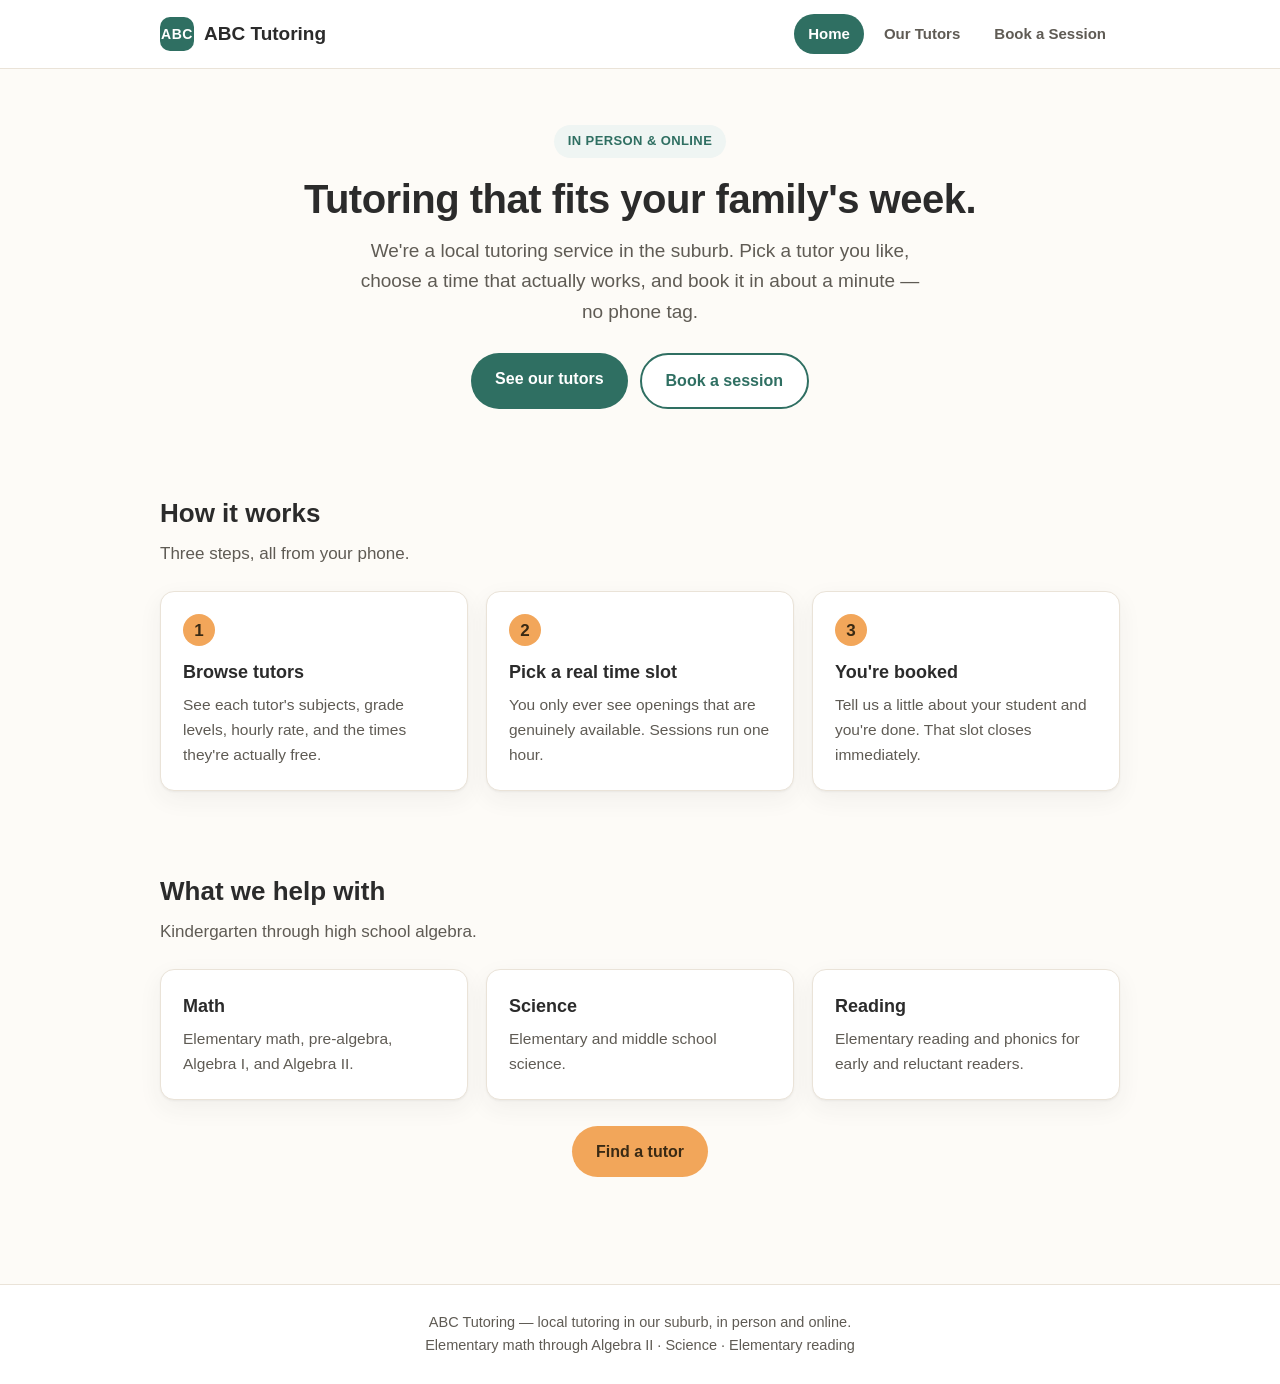
<file: index.html>
<!DOCTYPE html>
<html lang="en">
<head>
<meta charset="utf-8">
<meta name="viewport" content="width=device-width, initial-scale=1">
<title>ABC Tutoring — Local Tutoring for K–12</title>
<meta name="description" content="Local tutoring, in person and online. Elementary math through Algebra II, science, and elementary reading.">
<link rel="stylesheet" href="assets/css/style.css">
<link rel="icon" href="data:image/svg+xml,<svg xmlns='http://www.w3.org/2000/svg' viewBox='0 0 100 100'><rect width='100' height='100' rx='22' fill='%232F6F62'/><text x='50' y='68' font-size='46' font-family='sans-serif' font-weight='bold' fill='white' text-anchor='middle'>A</text></svg>">
<script src="data/tutors.js"></script>
<script src="assets/js/analytics.js"></script>
</head>
<body>
<div id="head"></div>

<main>
  <section class="hero">
    <div class="wrap">
      <span class="pill">In person &amp; online</span>
      <h1>Tutoring that fits your family's week.</h1>
      <p class="lede">We're a local tutoring service in the suburb. Pick a tutor you like, choose a time
        that actually works, and book it in about a minute — no phone tag.</p>
      <div class="hero-cta">
        <a class="btn btn-primary" href="tutors.html" data-cta="view_tutors">See our tutors</a>
        <a class="btn btn-ghost" href="book.html" data-cta="book_now">Book a session</a>
      </div>
    </div>
  </section>

  <section class="section">
    <div class="wrap">
      <h2>How it works</h2>
      <p class="sub">Three steps, all from your phone.</p>
      <div class="grid g3">
        <div class="card"><div class="step-n">1</div><h3>Browse tutors</h3>
          <p>See each tutor's subjects, grade levels, hourly rate, and the times they're actually free.</p></div>
        <div class="card"><div class="step-n">2</div><h3>Pick a real time slot</h3>
          <p>You only ever see openings that are genuinely available. Sessions run one hour.</p></div>
        <div class="card"><div class="step-n">3</div><h3>You're booked</h3>
          <p>Tell us a little about your student and you're done. That slot closes immediately.</p></div>
      </div>
    </div>
  </section>

  <section class="section">
    <div class="wrap">
      <h2>What we help with</h2>
      <p class="sub">Kindergarten through high school algebra.</p>
      <div class="grid g3">
        <div class="card"><h3>Math</h3><p>Elementary math, pre-algebra, Algebra I, and Algebra II.</p></div>
        <div class="card"><h3>Science</h3><p>Elementary and middle school science.</p></div>
        <div class="card"><h3>Reading</h3><p>Elementary reading and phonics for early and reluctant readers.</p></div>
      </div>
      <p style="margin-top:26px;text-align:center">
        <a class="btn btn-accent" href="tutors.html" data-cta="subjects_view_tutors">Find a tutor</a>
      </p>
    </div>
  </section>
</main>

<div id="foot"></div>
<script src="assets/js/app.js"></script>
<script>
  document.getElementById('head').innerHTML = ABC.navBar('home');
  document.getElementById('foot').innerHTML = ABC.footer();
  document.querySelectorAll('[data-cta]').forEach(function (el) {
    el.addEventListener('click', function () {
      abcTrack('home_cta_clicked', { cta: el.getAttribute('data-cta') });
    });
  });
</script>
</body>
</html>
</file>
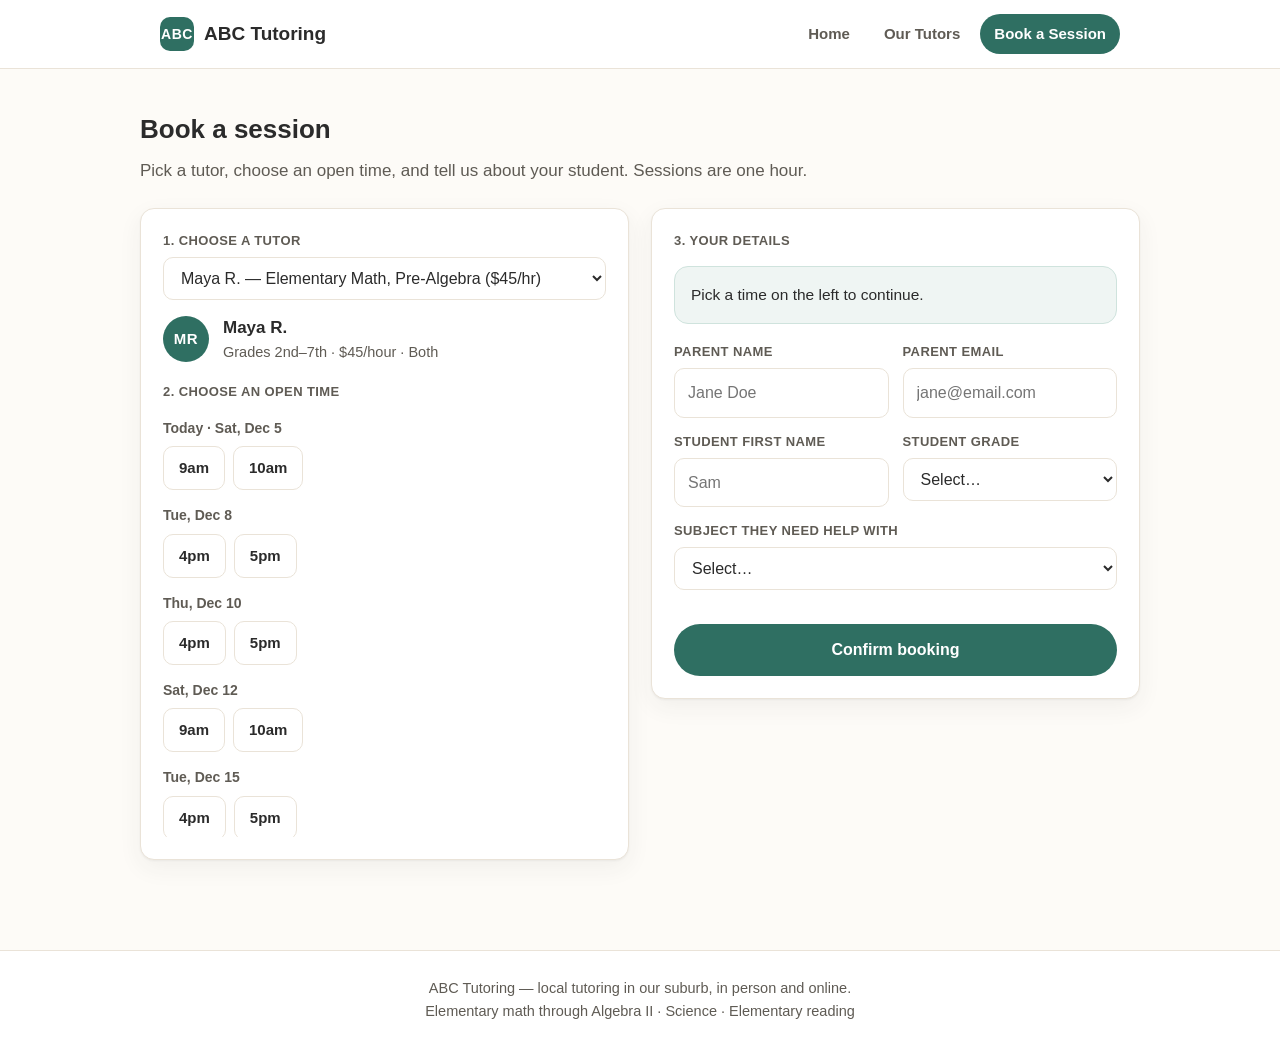
<file: book.html>
<!DOCTYPE html>
<html lang="en">
<head>
<meta charset="utf-8">
<meta name="viewport" content="width=device-width, initial-scale=1">
<title>Book a Session — ABC Tutoring</title>
<link rel="stylesheet" href="assets/css/style.css">
<link rel="icon" href="data:image/svg+xml,<svg xmlns='http://www.w3.org/2000/svg' viewBox='0 0 100 100'><rect width='100' height='100' rx='22' fill='%232F6F62'/><text x='50' y='68' font-size='46' font-family='sans-serif' font-weight='bold' fill='white' text-anchor='middle'>A</text></svg>">
<script src="data/tutors.js"></script>
<script src="assets/js/analytics.js"></script>
</head>
<body>
<div id="head"></div>

<main class="wrap section">
  <h2>Book a session</h2>
  <p class="sub">Pick a tutor, choose an open time, and tell us about your student. Sessions are one hour.</p>

  <div class="book-grid">
    <!-- left: tutor + calendar -->
    <div class="card">
      <div class="form-field">
        <label for="tutorSel">1. Choose a tutor</label>
        <select id="tutorSel"></select>
      </div>
      <div id="tutorInfo"></div>
      <div class="form-field" style="margin-top:18px">
        <label>2. Choose an open time</label>
      </div>
      <div id="slots" class="slot-days"></div>
    </div>

    <!-- right: details -->
    <div class="card">
      <div class="form-field"><label>3. Your details</label></div>
      <div class="summary" id="summary">Pick a tutor and a time to continue.</div>
      <form id="bookForm" novalidate>
        <div class="form-row">
          <div class="form-field">
            <label for="parentName">Parent name</label>
            <input id="parentName" name="parentName" autocomplete="name" placeholder="Jane Doe">
          </div>
          <div class="form-field">
            <label for="parentEmail">Parent email</label>
            <input id="parentEmail" name="parentEmail" type="email" autocomplete="email" placeholder="jane@email.com">
          </div>
        </div>
        <div class="form-row">
          <div class="form-field">
            <label for="studentName">Student first name</label>
            <input id="studentName" name="studentName" placeholder="Sam">
          </div>
          <div class="form-field">
            <label for="studentGrade">Student grade</label>
            <select id="studentGrade" name="studentGrade"><option value="">Select…</option></select>
          </div>
        </div>
        <div class="form-field">
          <label for="subject">Subject they need help with</label>
          <select id="subject" name="subject"><option value="">Select…</option></select>
        </div>
        <div class="err" id="err"></div>
        <button class="btn btn-primary" id="submitBtn" type="submit" style="width:100%">Confirm booking</button>
      </form>
    </div>
  </div>
</main>

<div id="foot"></div>
<script src="assets/js/app.js"></script>
<script>
document.getElementById('head').innerHTML = ABC.navBar('book');
document.getElementById('foot').innerHTML = ABC.footer();

var tutorSel = document.getElementById('tutorSel'),
    tutorInfo = document.getElementById('tutorInfo'),
    slotsEl = document.getElementById('slots'),
    summary = document.getElementById('summary'),
    gradeSel = document.getElementById('studentGrade'),
    subjSel = document.getElementById('subject'),
    form = document.getElementById('bookForm'),
    errEl = document.getElementById('err');

var selectedSlot = null, formStarted = false, emptyReported = {};

for (var g = 0; g <= 12; g++) {
  gradeSel.insertAdjacentHTML('beforeend', '<option value="' + g + '">' + ABC.gradeLabel(g) + ' grade</option>');
}
ABC_DATA.tutors.forEach(function (t) {
  tutorSel.insertAdjacentHTML('beforeend',
    '<option value="' + t.id + '">' + t.name + ' — ' + t.subjects.join(', ') + ' ($' + t.rate + '/hr)</option>');
});

var preset = new URLSearchParams(location.search).get('tutor');
if (preset && ABC.tutorById(preset)) tutorSel.value = preset;

function currentTutor() { return ABC.tutorById(tutorSel.value); }

function renderTutor() {
  var t = currentTutor();
  selectedSlot = null;

  tutorInfo.innerHTML =
    '<div class="tutor-top" style="margin-top:6px">' + ABC.avatar(t, 46) +
    '<div><b>' + t.name + '</b><div class="meta">Grades ' + ABC.gradeRange(t.gradeLow, t.gradeHigh) +
    ' · $' + t.rate + '/hour · ' + t.mode + '</div></div></div>';

  // subject options follow the tutor
  subjSel.innerHTML = '<option value="">Select…</option>';
  t.subjects.forEach(function (s) {
    subjSel.insertAdjacentHTML('beforeend', '<option value="' + s + '">' + s + '</option>');
  });
  if (t.subjects.length === 1) subjSel.value = t.subjects[0];

  var slots = ABC.openSlots(t);
  if (!slots.length) {
    slotsEl.innerHTML = '<div class="empty"><b>' + t.name + ' is fully booked</b><br>' +
      'for the next three weeks. Try another tutor above.</div>';
    if (!emptyReported[t.id]) {
      emptyReported[t.id] = 1;
      abcTrack('no_slots_available', {
        tutor: t.name, tutor_id: t.id, subjects: t.subjects.join(', '), page: 'booking'
      });
    }
  } else {
    var byDay = {}, order = [];
    slots.forEach(function (s) {
      if (!byDay[s.dateLabel]) { byDay[s.dateLabel] = []; order.push(s.dateLabel); }
      byDay[s.dateLabel].push(s);
    });
    slotsEl.innerHTML = order.map(function (d) {
      return '<div class="day-row"><div class="day-label">' + d + '</div><div class="slots">' +
        byDay[d].map(function (s) {
          return '<button type="button" class="slot" data-iso="' + s.iso + '">' + s.timeLabel + '</button>';
        }).join('') + '</div></div>';
    }).join('');

    slotsEl.querySelectorAll('.slot').forEach(function (b) {
      b.addEventListener('click', function () {
        slotsEl.querySelectorAll('.slot').forEach(function (x) { x.classList.remove('sel'); });
        b.classList.add('sel');
        selectedSlot = slots.filter(function (s) { return s.iso === b.getAttribute('data-iso'); })[0];
        updateSummary();
        abcTrack('slot_selected', {
          tutor: t.name, tutor_id: t.id,
          day_of_week: selectedSlot.day, hour: parseInt(selectedSlot.time, 10),
          days_ahead: Math.round((selectedSlot.date - new Date()) / 86400000)
        });
      });
    });
  }
  updateSummary();
}

function updateSummary() {
  var t = currentTutor();
  summary.innerHTML = selectedSlot
    ? '<b>' + t.name + '</b>' + selectedSlot.dateLabel + ' at ' + selectedSlot.timeLabel +
      ' · 1 hour · $' + t.rate
    : 'Pick a time on the left to continue.';
}

form.addEventListener('focusin', function () {
  if (formStarted) return;
  formStarted = true;
  abcTrack('booking_form_started', { tutor: currentTutor().name, has_slot: !!selectedSlot });
});

form.addEventListener('submit', function (e) {
  e.preventDefault();
  var t = currentTutor();
  var v = {
    parentName: form.parentName.value.trim(),
    parentEmail: form.parentEmail.value.trim(),
    studentName: form.studentName.value.trim(),
    studentGrade: gradeSel.value,
    subject: subjSel.value
  };

  var problem = '';
  if (!selectedSlot) problem = 'Please pick an available time first.';
  else if (!v.parentName) problem = 'Please enter the parent name.';
  else if (!/^[^\s@]+@[^\s@]+\.[^\s@]+$/.test(v.parentEmail)) problem = 'Please enter a valid email address.';
  else if (!v.studentName) problem = "Please enter the student's first name.";
  else if (v.studentGrade === '') problem = "Please select the student's grade.";
  else if (!v.subject) problem = 'Please choose a subject.';

  if (problem) {
    errEl.textContent = problem;
    abcTrack('booking_validation_failed', { reason: problem });
    return;
  }
  errEl.textContent = '';

  var booking = Object.assign({
    tutorId: t.id, tutorName: t.name, iso: selectedSlot.iso,
    when: selectedSlot.dateLabel + ' at ' + selectedSlot.timeLabel,
    rate: t.rate, mode: t.mode, createdAt: new Date().toISOString()
  }, v);

  ABC.addBooking(booking);
  try { sessionStorage.setItem('abc_last_booking', JSON.stringify(booking)); } catch (err) {}

  abcTrack('booking_completed', {
    tutor: t.name, tutor_id: t.id, subject: v.subject,
    grade: ABC.gradeLabel(+v.studentGrade), grade_num: +v.studentGrade,
    mode: t.mode, rate: t.rate,
    day_of_week: selectedSlot.day, hour: parseInt(selectedSlot.time, 10),
    days_ahead: Math.round((selectedSlot.date - new Date()) / 86400000)
  });

  location.href = 'confirmed.html';
});

tutorSel.addEventListener('change', renderTutor);
renderTutor();
</script>
</body>
</html>
</file>
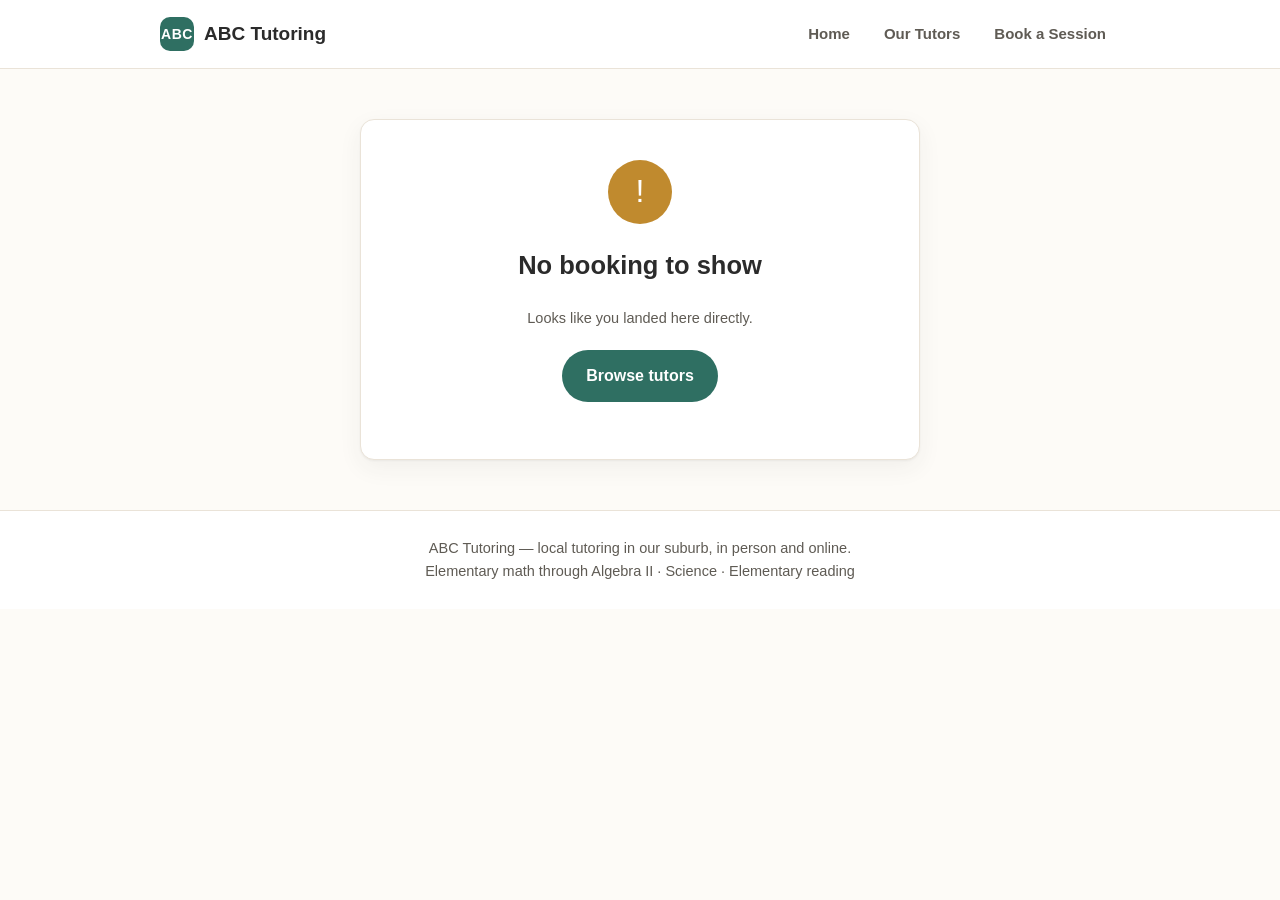
<file: confirmed.html>
<!DOCTYPE html>
<html lang="en">
<head>
<meta charset="utf-8">
<meta name="viewport" content="width=device-width, initial-scale=1">
<title>Booking Confirmed — ABC Tutoring</title>
<link rel="stylesheet" href="assets/css/style.css">
<link rel="icon" href="data:image/svg+xml,<svg xmlns='http://www.w3.org/2000/svg' viewBox='0 0 100 100'><rect width='100' height='100' rx='22' fill='%232F6F62'/><text x='50' y='68' font-size='46' font-family='sans-serif' font-weight='bold' fill='white' text-anchor='middle'>A</text></svg>">
<script src="data/tutors.js"></script>
<script src="assets/js/analytics.js"></script>
</head>
<body>
<div id="head"></div>
<main class="wrap"><div class="confirm" id="box"></div></main>
<div id="foot"></div>
<script src="assets/js/app.js"></script>
<script>
document.getElementById('head').innerHTML = ABC.navBar('');
document.getElementById('foot').innerHTML = ABC.footer();

var b = null;
try { b = JSON.parse(sessionStorage.getItem('abc_last_booking') || 'null'); } catch (e) {}

document.getElementById('box').innerHTML = b
  ? '<div class="check">&#10003;</div>' +
    '<h2 style="margin:0 0 8px">You\'re booked, ' + b.parentName.split(' ')[0] + '.</h2>' +
    '<p class="meta">We\'ve saved this session and that time slot is now closed to everyone else. ' +
    'A confirmation will go to <b>' + b.parentEmail + '</b>.</p>' +
    '<div class="recap">' +
      '<div><span>Tutor</span><span>' + b.tutorName + '</span></div>' +
      '<div><span>When</span><span>' + b.when + '</span></div>' +
      '<div><span>Student</span><span>' + b.studentName + ' · ' + ABC.gradeLabel(+b.studentGrade) + ' grade</span></div>' +
      '<div><span>Subject</span><span>' + b.subject + '</span></div>' +
      '<div><span>Session</span><span>1 hour · ' + b.mode + '</span></div>' +
      '<div><span>Rate</span><span>$' + b.rate + '</span></div>' +
    '</div>' +
    '<a class="btn btn-ghost" href="tutors.html">Book another session</a>'
  : '<div class="check" style="background:#C08A2E">!</div><h2>No booking to show</h2>' +
    '<p class="meta">Looks like you landed here directly.</p>' +
    '<p style="margin-top:20px"><a class="btn btn-primary" href="tutors.html">Browse tutors</a></p>';

if (b) abcTrack('confirmation_viewed', { tutor: b.tutorName, subject: b.subject });
</script>
</body>
</html>
</file>
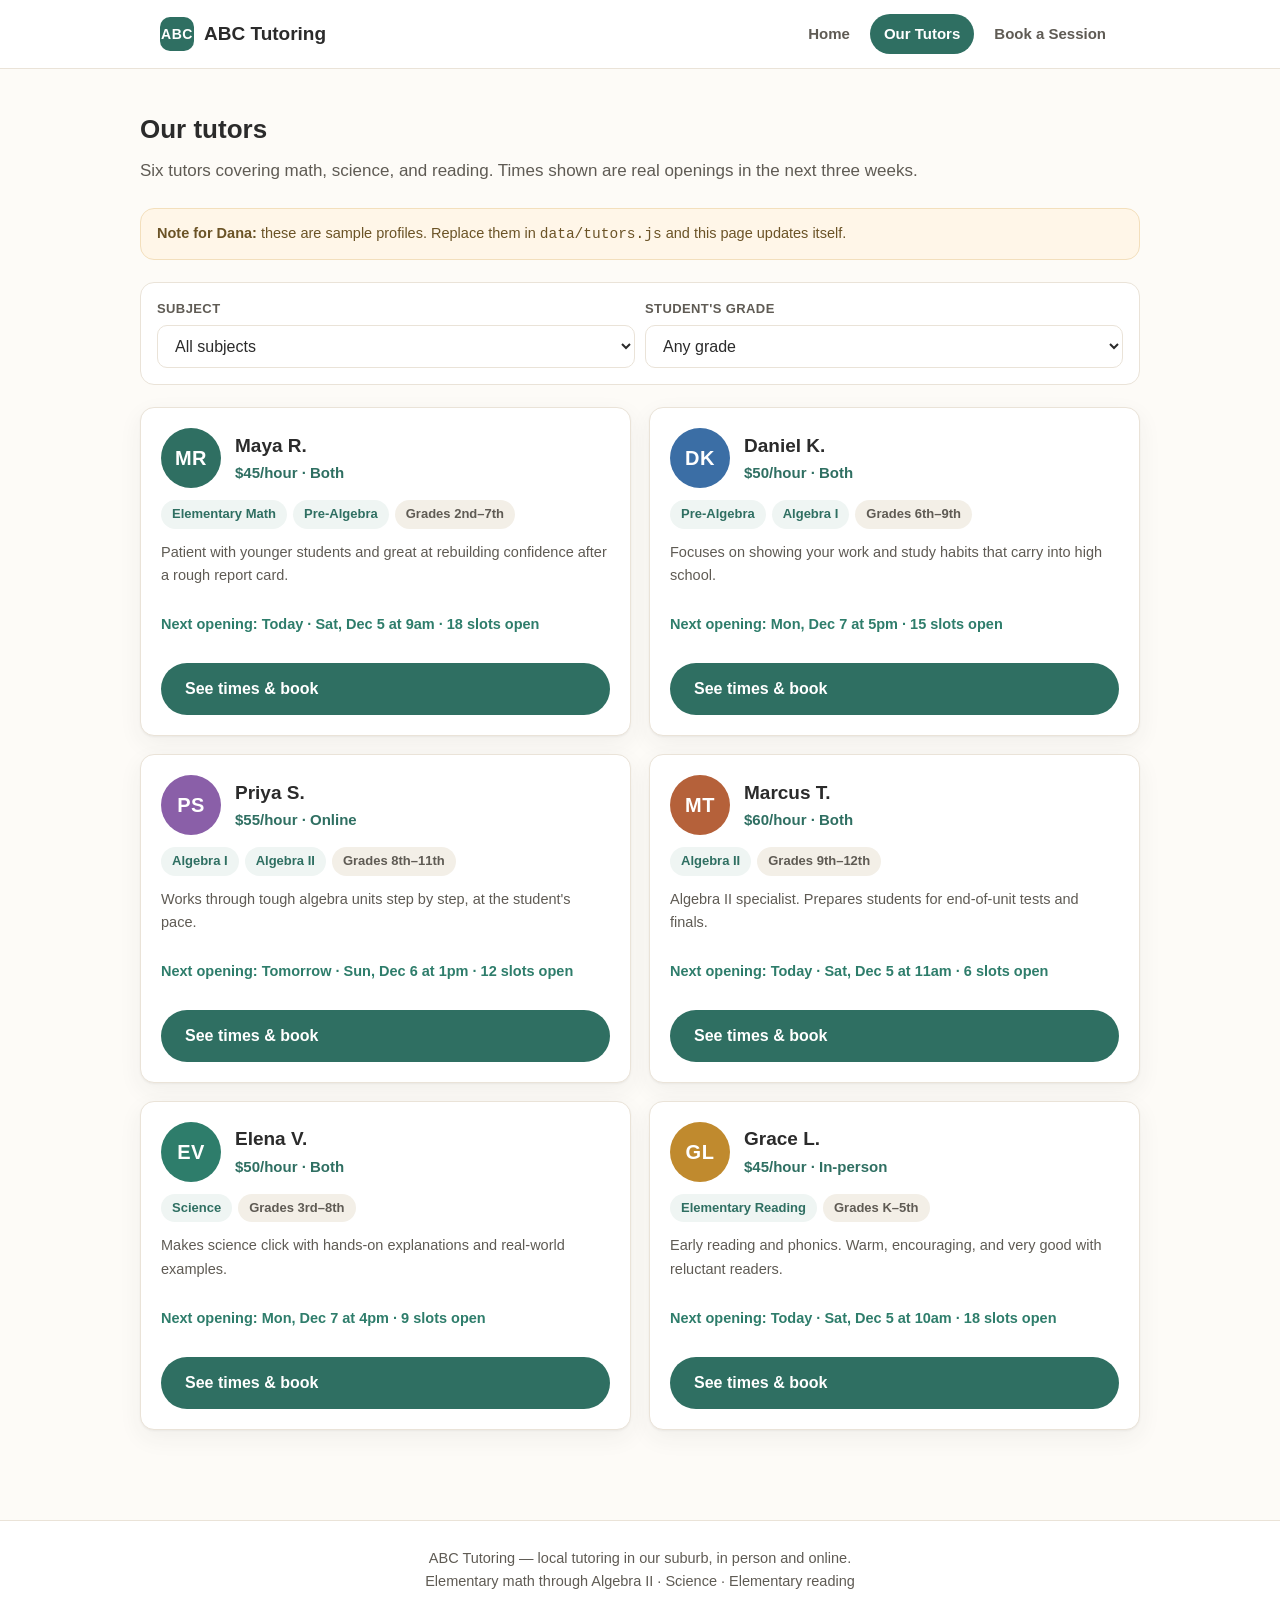
<file: tutors.html>
<!DOCTYPE html>
<html lang="en">
<head>
<meta charset="utf-8">
<meta name="viewport" content="width=device-width, initial-scale=1">
<title>Our Tutors — ABC Tutoring</title>
<link rel="stylesheet" href="assets/css/style.css">
<link rel="icon" href="data:image/svg+xml,<svg xmlns='http://www.w3.org/2000/svg' viewBox='0 0 100 100'><rect width='100' height='100' rx='22' fill='%232F6F62'/><text x='50' y='68' font-size='46' font-family='sans-serif' font-weight='bold' fill='white' text-anchor='middle'>A</text></svg>">
<script src="data/tutors.js"></script>
<script src="assets/js/analytics.js"></script>
</head>
<body>
<div id="head"></div>

<main class="wrap section">
  <h2>Our tutors</h2>
  <p class="sub">Six tutors covering math, science, and reading. Times shown are real openings in the next three weeks.</p>

  <div class="note" id="sampleNote"><b>Note for Dana:</b> these are sample profiles.
    Replace them in <code>data/tutors.js</code> and this page updates itself.</div>

  <div class="filters">
    <div class="field">
      <label for="fSubject">Subject</label>
      <select id="fSubject"><option value="">All subjects</option></select>
    </div>
    <div class="field">
      <label for="fGrade">Student's grade</label>
      <select id="fGrade"><option value="">Any grade</option></select>
    </div>
  </div>

  <div class="grid g2" id="list"></div>
</main>

<div id="foot"></div>
<script src="assets/js/app.js"></script>
<script>
document.getElementById('head').innerHTML = ABC.navBar('tutors');
document.getElementById('foot').innerHTML = ABC.footer();

var fSubject = document.getElementById('fSubject');
var fGrade   = document.getElementById('fGrade');
var list     = document.getElementById('list');
var scarcityReported = {};

ABC_DATA.subjects.forEach(function (s) {
  fSubject.insertAdjacentHTML('beforeend', '<option value="' + s + '">' + s + '</option>');
});
for (var g = 0; g <= 12; g++) {
  fGrade.insertAdjacentHTML('beforeend', '<option value="' + g + '">' + ABC.gradeLabel(g) + ' grade</option>');
}

function matching() {
  var s = fSubject.value, g = fGrade.value;
  return ABC_DATA.tutors.filter(function (t) {
    if (s && t.subjects.indexOf(s) === -1) return false;
    if (g !== '' && (+g < t.gradeLow || +g > t.gradeHigh)) return false;
    return true;
  });
}

function render(reason) {
  var tutors = matching();

  if (!tutors.length) {
    list.innerHTML = '<div class="empty">No tutors match that combination yet. Try clearing a filter — ' +
                     'or <a href="book.html">send us a booking request</a> and we\'ll find someone.</div>';
  } else {
    list.innerHTML = tutors.map(function (t) {
      var slots = ABC.openSlots(t);
      var next  = slots[0];
      var avail = next
        ? '<p class="avail-line">Next opening: ' + next.dateLabel + ' at ' + next.timeLabel +
          ' · ' + slots.length + ' slot' + (slots.length === 1 ? '' : 's') + ' open</p>'
        : '<p class="avail-line none">Fully booked for the next three weeks</p>';

      // Tell Dana when a tutor has nothing left — that is a "time to hire" signal.
      if (!next && !scarcityReported[t.id]) {
        scarcityReported[t.id] = 1;
        abcTrack('no_slots_available', { tutor: t.name, tutor_id: t.id, subjects: t.subjects.join(', ') });
      }

      return '<article class="tutor">' +
        '<div class="tutor-top">' + ABC.avatar(t) +
          '<div><h3>' + t.name + '</h3><div class="rate">$' + t.rate + '/hour · ' + t.mode + '</div></div>' +
        '</div>' +
        '<div class="tags">' + t.subjects.map(function (s) { return '<span class="tag subj">' + s + '</span>'; }).join('') +
          '<span class="tag">Grades ' + ABC.gradeRange(t.gradeLow, t.gradeHigh) + '</span></div>' +
        '<p class="meta">' + t.blurb + '</p>' +
        avail +
        '<a class="btn ' + (next ? 'btn-primary' : 'btn-ghost') + '" href="book.html?tutor=' + t.id + '" ' +
          'data-tutor="' + t.id + '" data-has-slots="' + !!next + '">' +
          (next ? 'See times &amp; book' : 'Join the waitlist') + '</a>' +
        '</article>';
    }).join('');
  }

  list.querySelectorAll('[data-tutor]').forEach(function (el) {
    el.addEventListener('click', function () {
      var t = ABC.tutorById(el.getAttribute('data-tutor'));
      abcTrack('tutor_profile_opened', {
        tutor: t.name, tutor_id: t.id, subjects: t.subjects.join(', '),
        rate: t.rate, has_slots: el.getAttribute('data-has-slots') === 'true'
      });
    });
  });

  abcTrack('tutor_list_viewed', {
    filter_subject: fSubject.value || 'all',
    filter_grade: fGrade.value === '' ? 'any' : ABC.gradeLabel(+fGrade.value),
    results_count: tutors.length,
    trigger: reason
  });
}

fSubject.addEventListener('change', function () { render('filter'); });
fGrade.addEventListener('change', function () { render('filter'); });
render('page_load');
</script>
</body>
</html>
</file>
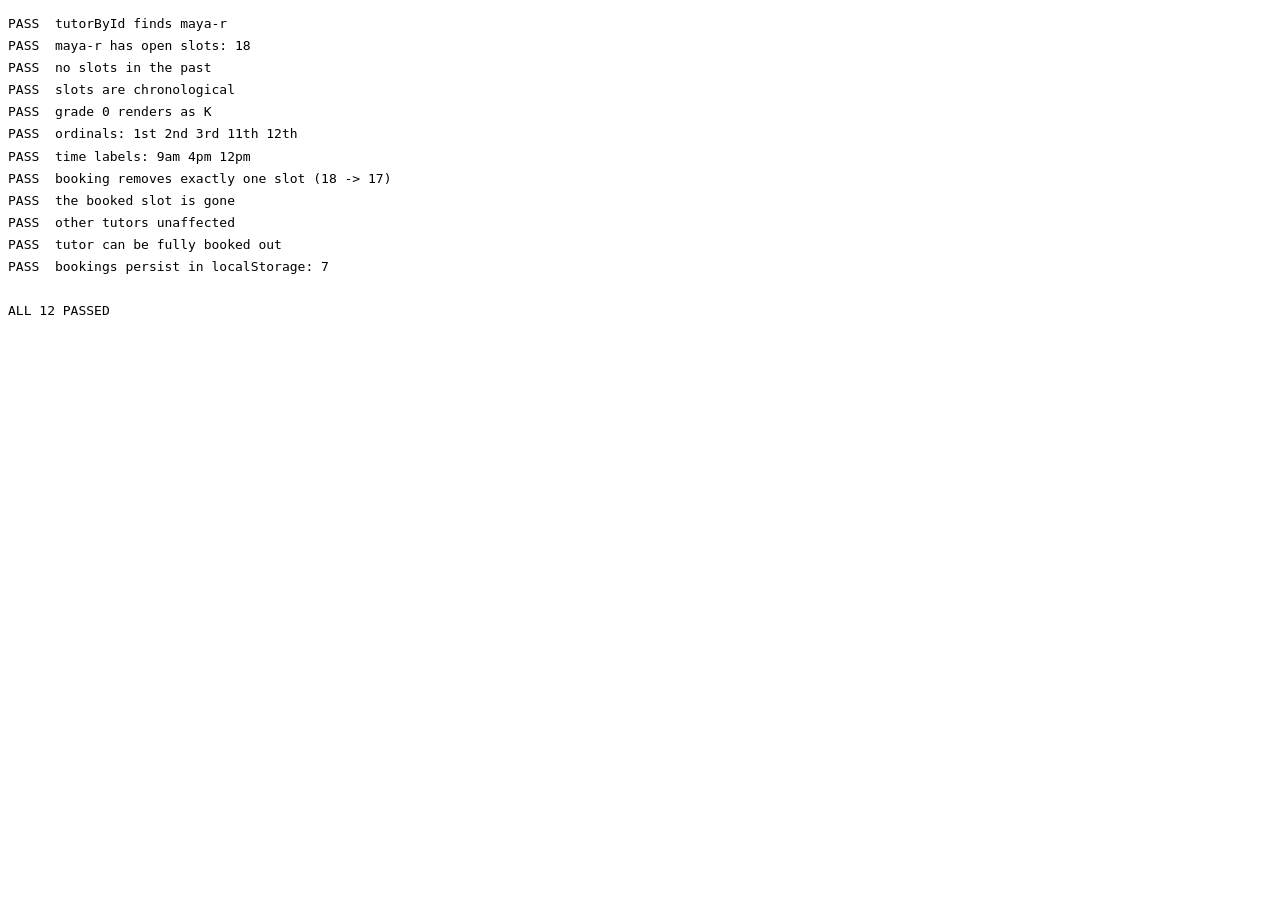
<file: tools/test.html>
<!DOCTYPE html><html><head><meta charset="utf-8"><title>ABC Tutoring — logic tests</title>
<script src="../data/tutors.js"></script></head><body>
<div id="head"></div><div id="foot"></div>
<script>window.abcTrack=function(){};</script>
<script src="../assets/js/app.js"></script>
<script>
var out=[], pass=0, fail=0;
function ok(c,m){ (c?pass++:fail++); out.push((c?'PASS  ':'FAIL  ')+m); }
localStorage.clear();

var t = ABC.tutorById('maya-r');
ok(!!t, 'tutorById finds maya-r');

var before = ABC.openSlots(t);
ok(before.length > 0, 'maya-r has open slots: ' + before.length);
ok(before.every(function(s){return s.date > new Date();}), 'no slots in the past');
ok(before[0].date <= before[before.length-1].date, 'slots are chronological');

// grade labels
ok(ABC.gradeLabel(0)==='K', 'grade 0 renders as K');
ok(ABC.gradeLabel(1)==='1st' && ABC.gradeLabel(2)==='2nd' && ABC.gradeLabel(3)==='3rd' && ABC.gradeLabel(11)==='11th' && ABC.gradeLabel(12)==='12th',
   'ordinals: 1st 2nd 3rd 11th 12th');
ok(ABC.timeLabel('09:00')==='9am' && ABC.timeLabel('16:00')==='4pm' && ABC.timeLabel('12:00')==='12pm',
   'time labels: 9am 4pm 12pm');

// book the first slot -> it must disappear
var target = before[0];
ABC.addBooking({tutorId:t.id, iso:target.iso, parentName:'Test'});
var after = ABC.openSlots(t);
ok(after.length === before.length-1, 'booking removes exactly one slot ('+before.length+' -> '+after.length+')');
ok(after.filter(function(s){return s.iso===target.iso;}).length===0, 'the booked slot is gone');

// other tutors unaffected
var other = ABC.tutorById('grace-l');
ok(ABC.openSlots(other).length > 0, 'other tutors unaffected');

// fully-booked tutor
var m = ABC.tutorById('marcus-t');
ABC.openSlots(m).forEach(function(s){ ABC.addBooking({tutorId:'marcus-t', iso:s.iso}); });
ok(ABC.openSlots(m).length === 0, 'tutor can be fully booked out');

// persistence
ok(ABC.getBookings().length > 1, 'bookings persist in localStorage: ' + ABC.getBookings().length);

localStorage.clear();
document.body.innerHTML='<pre style="font:13px monospace;line-height:1.7">'+
  out.join('\n')+'\n\n'+(fail?'*** '+fail+' FAILED ***':'ALL '+pass+' PASSED')+'</pre>';
</script></body></html>
</file>
<file: assets/css/style.css>
:root{
  --bg:#FDFBF7; --surface:#FFFFFF; --ink:#2B2B2B; --ink-soft:#5F5B54;
  --brand:#2F6F62; --brand-dark:#245449; --accent:#F2A65A; --accent-dark:#D98A3A;
  --line:#EAE3D8; --ok:#2E7D6B; --shadow:0 1px 2px rgba(43,43,43,.05), 0 8px 24px rgba(43,43,43,.06);
  --r:14px;
}
*{box-sizing:border-box}
body{margin:0;background:var(--bg);color:var(--ink);
  font-family:"Nunito","Avenir Next",-apple-system,BlinkMacSystemFont,"Segoe UI",sans-serif;
  font-size:17px;line-height:1.6;-webkit-font-smoothing:antialiased}
img{max-width:100%}
a{color:var(--brand)}
.wrap{max-width:1000px;margin:0 auto;padding:0 20px}

/* header */
.site-head{background:var(--surface);border-bottom:1px solid var(--line);position:sticky;top:0;z-index:20}
.site-head .wrap{display:flex;align-items:center;justify-content:space-between;gap:12px;padding-top:14px;padding-bottom:14px}
.logo{display:flex;align-items:center;gap:10px;font-weight:800;font-size:19px;color:var(--ink);text-decoration:none}
.logo .mark{width:34px;height:34px;border-radius:10px;background:var(--brand);color:#fff;
  display:grid;place-items:center;font-size:14px;letter-spacing:.5px}
.nav{display:flex;gap:6px;flex-wrap:wrap}
.nav a{padding:8px 14px;border-radius:999px;text-decoration:none;color:var(--ink-soft);font-weight:700;font-size:15px}
.nav a:hover{background:#F3EFE7;color:var(--ink)}
.nav a.on{background:var(--brand);color:#fff}

/* buttons */
.btn{display:inline-block;padding:13px 24px;border-radius:999px;border:0;cursor:pointer;
  font:inherit;font-weight:800;font-size:16px;text-decoration:none;transition:.15s}
.btn-primary{background:var(--brand);color:#fff}
.btn-primary:hover{background:var(--brand-dark)}
.btn-accent{background:var(--accent);color:#3A2A14}
.btn-accent:hover{background:var(--accent-dark)}
.btn-ghost{background:#fff;color:var(--brand);border:2px solid var(--brand)}
.btn-ghost:hover{background:#F0F6F4}
.btn:disabled{opacity:.45;cursor:not-allowed}

/* hero */
.hero{padding:56px 0 44px;text-align:center}
.hero h1{font-size:40px;line-height:1.15;margin:0 0 14px;letter-spacing:-.5px}
.hero p.lede{font-size:19px;color:var(--ink-soft);max-width:560px;margin:0 auto 26px}
.hero-cta{display:flex;gap:12px;justify-content:center;flex-wrap:wrap}
.pill{display:inline-block;background:#EFF5F3;color:var(--brand);font-weight:800;font-size:13px;
  letter-spacing:.4px;text-transform:uppercase;padding:6px 14px;border-radius:999px;margin-bottom:18px}

/* generic sections */
.section{padding:40px 0}
.section h2{font-size:26px;margin:0 0 6px}
.section .sub{color:var(--ink-soft);margin:0 0 24px}
.grid{display:grid;gap:18px}
.g3{grid-template-columns:repeat(3,1fr)}
.g2{grid-template-columns:repeat(2,1fr)}
.card{background:var(--surface);border:1px solid var(--line);border-radius:var(--r);padding:22px;box-shadow:var(--shadow)}
.card h3{margin:0 0 6px;font-size:18px}
.card p{margin:0;color:var(--ink-soft);font-size:15.5px}
.step-n{width:32px;height:32px;border-radius:50%;background:var(--accent);color:#3A2A14;
  display:grid;place-items:center;font-weight:800;margin-bottom:12px}

/* tutor cards */
.filters{display:flex;gap:10px;flex-wrap:wrap;align-items:flex-end;margin-bottom:22px;
  background:var(--surface);border:1px solid var(--line);border-radius:var(--r);padding:16px}
.field{display:flex;flex-direction:column;gap:5px;min-width:170px;flex:1}
.field label{font-size:13px;font-weight:800;color:var(--ink-soft);text-transform:uppercase;letter-spacing:.4px}
select,input{font:inherit;font-size:16px;padding:11px 13px;border:1.5px solid var(--line);
  border-radius:10px;background:#fff;color:var(--ink);width:100%}
select:focus,input:focus{outline:0;border-color:var(--brand)}
.tutor{background:var(--surface);border:1px solid var(--line);border-radius:var(--r);
  padding:20px;box-shadow:var(--shadow);display:flex;flex-direction:column;gap:12px}
.tutor-top{display:flex;gap:14px;align-items:center}
.avatar{width:60px;height:60px;border-radius:50%;flex:0 0 60px;display:grid;place-items:center;
  color:#fff;font-weight:800;font-size:20px;letter-spacing:.5px}
.tutor h3{margin:0;font-size:19px}
.tutor .rate{color:var(--brand);font-weight:800;font-size:15px}
.tags{display:flex;gap:6px;flex-wrap:wrap}
.tag{background:#F3EFE7;color:var(--ink-soft);font-size:13px;font-weight:700;padding:4px 11px;border-radius:999px}
.tag.subj{background:#EFF5F3;color:var(--brand)}
.meta{font-size:14.5px;color:var(--ink-soft);margin:0}
.meta b{color:var(--ink)}
.avail-line{font-size:14.5px;color:var(--ok);font-weight:700}
.avail-line.none{color:#B5613A}
.note{background:#FFF6E8;border:1px solid #F3DFBC;border-radius:var(--r);padding:13px 16px;
  font-size:14.5px;color:#6B5326;margin-bottom:22px}

/* booking */
.book-grid{display:grid;grid-template-columns:1fr 1fr;gap:22px;align-items:start}
.slot-days{display:flex;flex-direction:column;gap:14px;max-height:420px;overflow-y:auto;padding-right:4px}
.day-row .day-label{font-weight:800;font-size:14px;color:var(--ink-soft);margin-bottom:7px}
.slots{display:flex;gap:8px;flex-wrap:wrap}
.slot{padding:9px 15px;border-radius:10px;border:1.5px solid var(--line);background:#fff;
  font:inherit;font-weight:700;font-size:15px;cursor:pointer;color:var(--ink)}
.slot:hover{border-color:var(--brand);color:var(--brand)}
.slot.sel{background:var(--brand);border-color:var(--brand);color:#fff}
.empty{padding:26px;text-align:center;color:var(--ink-soft);background:#FDF6F1;
  border:1px dashed #E2C9B6;border-radius:var(--r)}
.summary{background:#EFF5F3;border:1px solid #CFE3DD;border-radius:var(--r);padding:16px;margin-bottom:18px;font-size:15.5px}
.summary b{display:block;font-size:17px;margin-bottom:2px}
.form-row{display:grid;grid-template-columns:1fr 1fr;gap:14px}
.form-field{margin-bottom:14px}
.form-field label{display:block;font-size:13px;font-weight:800;color:var(--ink-soft);
  text-transform:uppercase;letter-spacing:.4px;margin-bottom:5px}
.err{color:#B03A3A;font-size:14px;font-weight:700;margin-top:8px;min-height:20px}

/* confirmation */
.confirm{max-width:560px;margin:50px auto;text-align:center;background:var(--surface);
  border:1px solid var(--line);border-radius:var(--r);padding:40px 30px;box-shadow:var(--shadow)}
.check{width:64px;height:64px;border-radius:50%;background:var(--ok);color:#fff;
  display:grid;place-items:center;font-size:32px;margin:0 auto 18px}
.recap{text-align:left;background:#F8F5EF;border-radius:12px;padding:18px;margin:22px 0}
.recap div{display:flex;justify-content:space-between;gap:14px;padding:7px 0;border-bottom:1px solid var(--line);font-size:15.5px}
.recap div:last-child{border:0}
.recap span:first-child{color:var(--ink-soft)}
.recap span:last-child{font-weight:700;text-align:right}

/* footer */
.site-foot{border-top:1px solid var(--line);margin-top:50px;padding:26px 0;
  color:var(--ink-soft);font-size:14.5px;text-align:center;background:var(--surface)}

@media(max-width:820px){
  .g3,.g2,.book-grid,.form-row{grid-template-columns:1fr}
  .hero h1{font-size:31px}
  .hero{padding:38px 0 32px}
  .site-head .wrap{flex-direction:column;align-items:stretch}
  .nav{justify-content:center}
  .slot-days{max-height:none}
  body{font-size:16px}
}
</file>
